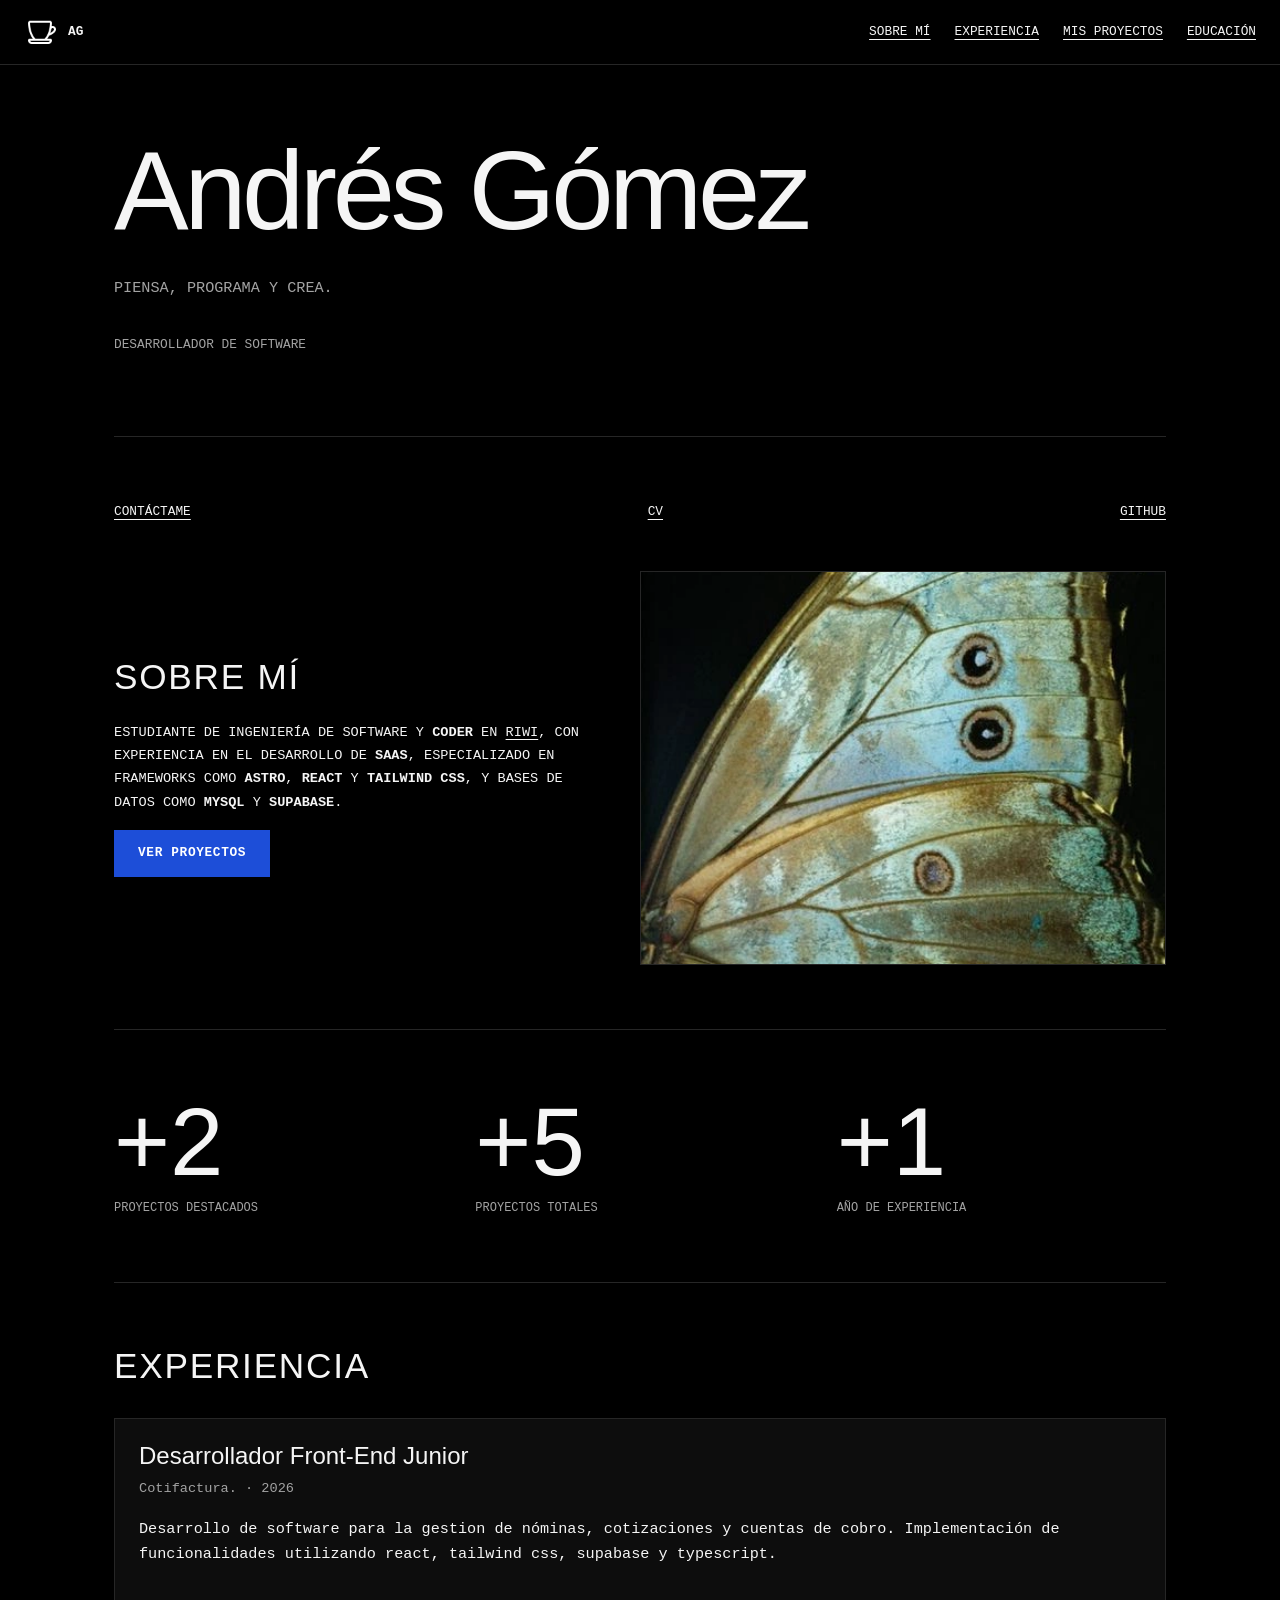
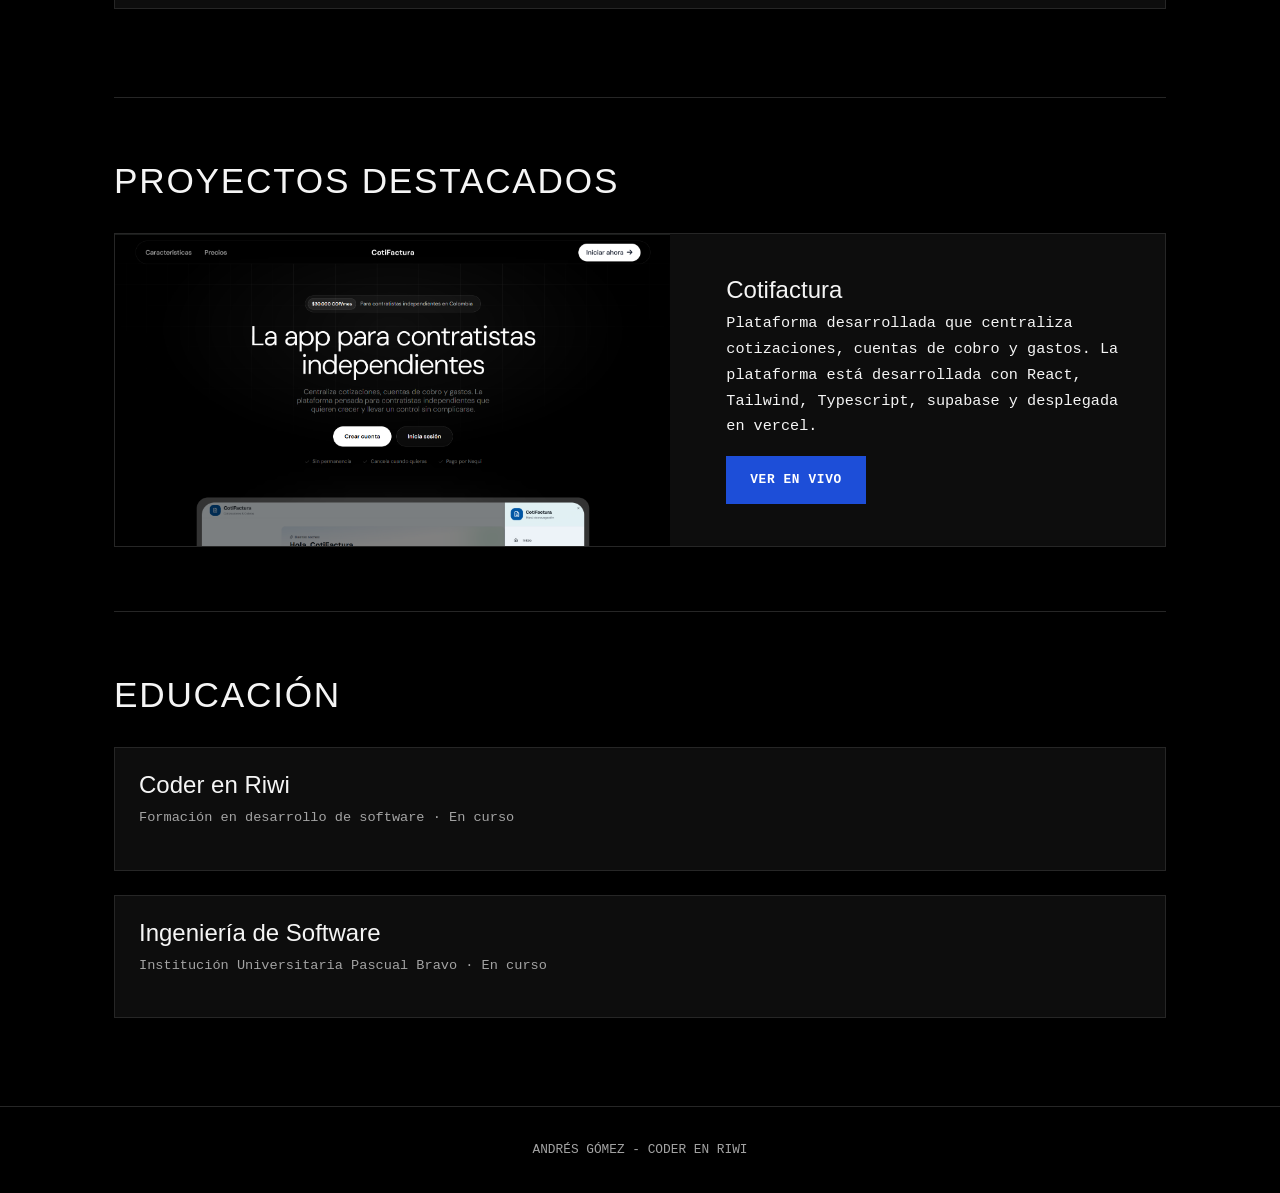
<file: index.html>
<!DOCTYPE html>
<html lang="es">
<head>
    <meta charset="UTF-8">
    <meta name="viewport" content="width=device-width, initial-scale=1.0">
    <title>Andrés Gómez - Mi portafolio</title>
    <meta name="description" content="Portafolio de Andrés Felipe Gómez Jiménez, desarrollador de software.">
    <link rel="stylesheet" href="css/styles.css">
    <link rel="icon" type="image/png" sizes="32x32" href="./img/icono.png">
</head>
<body>
    <header class="site-header">
        <div class="brand">
            <img src="img/icono.png" alt="Icono taza de café" width="32" height="32">
            <a href="index.html">AG</a>
        </div>

        <nav aria-label="Navegación principal">
            <ul>
                <li><a href="#sobre-mi">Sobre mí</a></li>
                <li><a href="#experiencia">Experiencia</a></li>
                <li><a href="./pages/proyectos.html">Mis proyectos</a></li>
                <li><a href="#educacion">Educación</a></li>
            </ul>
        </nav>
    </header>

    <main class="content">
        <section class="hero" id="presentacion">
            <h1>Andrés Gómez</h1>
            <p class="hero-role">Piensa, programa y crea.</p>
            <p class="hero-subrole">Desarrollador de software</p>
        </section>

        <section class="about-me section" id="sobre-mi">
            <div class="links-info">
                <ul>
                    <li><a href="mailto:dev.andrez18@gmail.com">Contáctame</a></li>
                    <li><a href="#">CV</a></li>
                    <li><a href="https://github.com/dress18" target="_blank" rel="noopener">GitHub</a></li>
                </ul>
            </div>

            <div class="info-about-me">
                <div class="about-text">
                    <h2>Sobre mí</h2>
                    <p>
                        Estudiante de Ingeniería de Software y <strong>Coder</strong> en
                        <a href="https://riwi.io" target="_blank" rel="noopener">Riwi</a>,
                        con experiencia en el desarrollo de <strong>SaaS</strong>,
                        especializado en frameworks como <strong>Astro</strong>,
                        <strong>React</strong> y <strong>Tailwind CSS</strong>, y bases de
                        datos como <strong>MySQL</strong> y <strong>Supabase</strong>.
                    </p>
                    <a class="btn" href="#proyectos">Ver proyectos</a>
                </div>
                <img src="img/foto.webp" alt="Foto de Andrés Gómez" width="480" height="480">
            </div>
        </section>

        <section class="my-projects section" aria-label="Datos destacados">
            <div class="num-projects">
                <dl>
                    <div>
                        <dt><span>+2</span></dt>
                        <dd>Proyectos destacados</dd>
                    </div>
                    <div>
                        <dt><span>+5</span></dt>
                        <dd>Proyectos totales</dd>
                    </div>
                    <div>
                        <dt><span>+1</span></dt>
                        <dd>Año de experiencia</dd>
                    </div>
                </dl>
            </div>
        </section>

        <section class="section" id="experiencia">
            <h2>Experiencia</h2>

            <article class="card">
                <header>
                    <h3>Desarrollador Front-End Junior</h3>
                    <p class="meta">Cotifactura. · 2026</p>
                </header>
                <p>
                    Desarrollo de software para la gestion de nóminas, cotizaciones y cuentas de cobro. Implementación de funcionalidades utilizando react, tailwind css, supabase y typescript.
                </p>
            </article>
        </section>

        <section class="section" id="proyectos">
            <h2>Proyectos destacados</h2>

            <div class="projects">
                <article class="card project">
                    <img src="img/cotifactura.png"
                         alt="Captura de pantalla de la página principal de cotifactura"
                         width="800" height="450">
                    <div class="project-body">
                        <h3>Cotifactura</h3>
                        <p>
                            Plataforma desarrollada que centraliza cotizaciones, cuentas de cobro y gastos. La plataforma está desarrollada con React, Tailwind, Typescript, supabase y desplegada en vercel.
                        </p>
                        <a class="btn" href="https://cotifactura.vercel.app"
                           target="_blank" rel="noopener">Ver en vivo</a>
                    </div>
                </article>
            </div>
        </section>

        <section class="section" id="educacion">
            <h2>Educación</h2>

            <article class="card">
                <h3>Coder en Riwi</h3>
                <p class="meta">Formación en desarrollo de software · En curso</p>
            </article>

            <article class="card">
                <h3>Ingeniería de Software</h3>
                <p class="meta">Institución Universitaria Pascual Bravo · En curso</p>
            </article>
        </section>
    </main>

    <footer class="site-footer">
        <p>Andrés Gómez - Coder en Riwi</p>
    </footer>
</body>
</html>
</file>
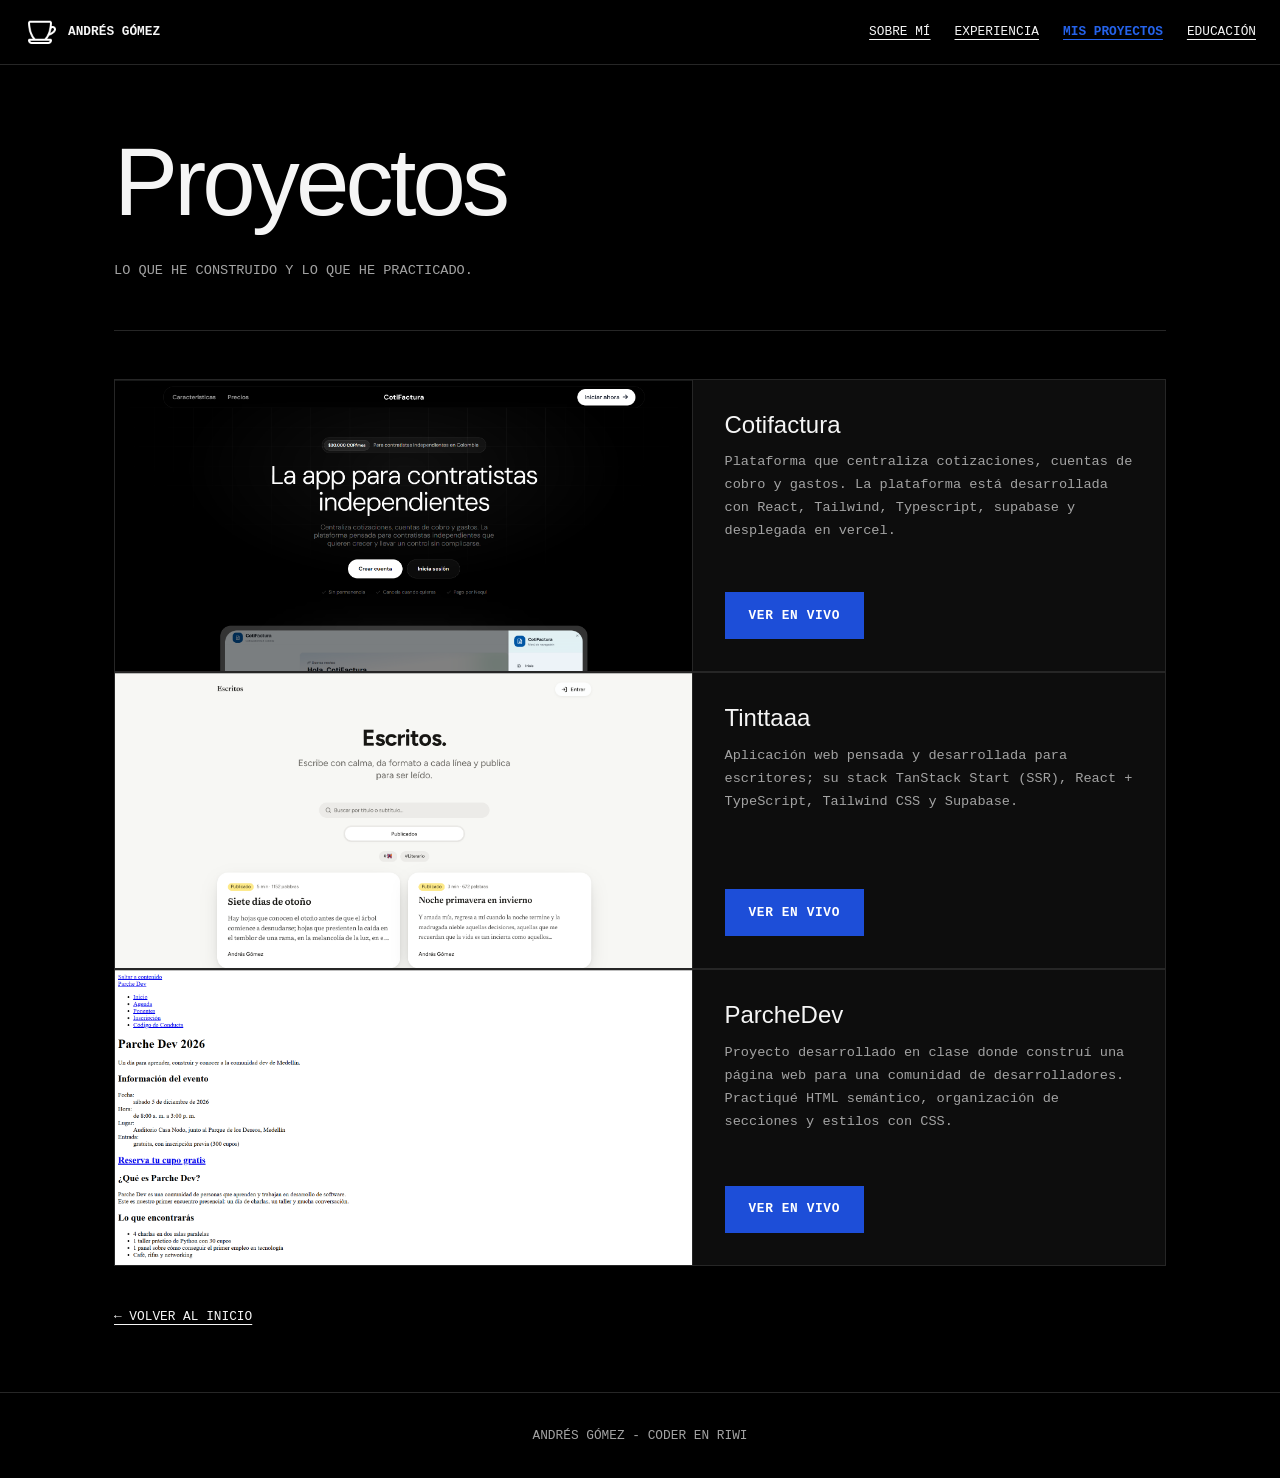
<file: pages/proyectos.html>
<!DOCTYPE html>
<html lang="es">
<head>
    <meta charset="UTF-8">
    <meta name="viewport" content="width=device-width, initial-scale=1.0">
    <meta name="description" content="Proyectos desarrollados por Andrés Felipe Gómez Jiménez.">
    <title>Proyectos - Andrés Gómez</title>
    <link rel="stylesheet" href="../css/proyectos.css">
    <link rel="icon" type="image/png" sizes="32x32" href="../img/icono.png">
</head>
<body>
    <header class="site-header">
        <div class="brand">
            <img src="../img/icono.png" alt="Icono taza de café" width="32" height="32">
            <a href="../index.html">Andrés Gómez</a>
        </div>

        <nav aria-label="Navegación principal">
            <ul>
                <li><a href="../index.html#sobre-mi">Sobre mí</a></li>
                <li><a href="../index.html#experiencia">Experiencia</a></li>
                <li><a href="proyectos.html" aria-current="page">Mis proyectos</a></li>
                <li><a href="../index.html#educacion">Educación</a></li>
            </ul>
        </nav>
    </header>

    <main class="content">
        <section class="page-title">
            <h1>Proyectos</h1>
            <p class="hero-role">Lo que he construido y lo que he practicado.</p>
        </section>

        <section class="section" aria-label="Lista de proyectos">
            <div class="projects">
                <article class="card project">
                    <img src="../img/cotifactura.png"
                         alt="Captura de pantalla de la página principal de cotifactura"
                         width="800" height="450">
                    <div class="project-body">
                        <h3>Cotifactura</h3>
                        <p>
                            Plataforma que centraliza cotizaciones, cuentas de cobro y gastos. La plataforma está desarrollada con React, Tailwind, Typescript, supabase y desplegada en vercel.
                        </p>
                        <a class="btn" href="https://cotifactura.vercel.app"
                           target="_blank" rel="noopener">Ver en vivo</a>
                    </div>
                </article>
            </div>
            <div class="projects">
                <article class="card project">
                    <img src="../img/tinttaaa.png"
                         alt="Captura de pantalla de la página principal de tinttaaa"
                         width="800" height="450">
                    <div class="project-body">
                        <h3>Tinttaaa</h3>
                        <p>
                            Aplicación web pensada y desarrollada para escritores; su stack TanStack Start (SSR), React + TypeScript, Tailwind CSS y Supabase.
                        </p>
                        <a class="btn" href="https://tinttaaa.vercel.app"
                           target="_blank" rel="noopener">Ver en vivo</a>
                    </div>
                </article>
            </div>
            <div class="projects">
                <article class="card project">
                    <img src="../img/parchedev.png"
                         alt="Captura de pantalla de la página principal de ParcheDev"
                         width="800" height="450">
                    <div class="project-body">
                        <h3>ParcheDev</h3>
                        <p>
                            Proyecto desarrollado en clase donde construí una página web
                            para una comunidad de desarrolladores. Practiqué HTML semántico,
                            organización de secciones y estilos con CSS.
                        </p>
                        <a class="btn" href="https://dress18.github.io/parche-dev/"
                           target="_blank" rel="noopener">Ver en vivo</a>
                    </div>
                </article>
            </div>
            <p class="back-link"><a href="../index.html">&larr; Volver al inicio</a></p>
        </section>
    </main>

    <footer class="site-footer">
        <p>Andrés Gómez - Coder en Riwi</p>
    </footer>
</body>
</html>
</file>
<file: css/styles.css>
:root {
    --bg: #000;
    --surface: #0d0d0d;
    --border: #262626;
    --text: #f5f5f5;
    --muted: #a3a3a3;
    --accent: #1d4ed8;
    --accent-hover: #2563eb;
    --mono: ui-monospace, "SFMono-Regular", Menlo, Consolas, "Courier New", monospace;
    --sans: "Helvetica Neue", Helvetica, Arial, sans-serif;
}

*,
*::before,
*::after {
    box-sizing: border-box;
}

html {
    scroll-behavior: smooth;
}

body {
    margin: 0;
    background: var(--bg);
    color: var(--text);
    font-family: var(--mono);
    font-size: 0.95rem;
    line-height: 1.7;
}

img {
    display: block;
    max-width: 100%;
    height: auto;
}

a {
    color: inherit;
}

h1, h2, h3 {
    font-family: var(--sans);
    font-weight: 400;
    line-height: 1.1;
    margin: 0;
}

p {
    margin: 0 0 1rem;
}

.site-header {
    display: flex;
    flex-wrap: wrap;
    align-items: center;
    justify-content: space-between;
    gap: 1rem;
    padding: 1rem 1.5rem;
    border-bottom: 1px solid var(--border);
    text-transform: uppercase;
    font-size: 0.8rem;
}

.brand {
    display: flex;
    align-items: center;
    gap: 0.75rem;
}

.brand a {
    text-decoration: none;
    font-weight: 700;
}

.site-header nav ul {
    display: flex;
    flex-wrap: wrap;
    gap: 1.5rem;
    list-style: none;
    margin: 0;
    padding: 0;
}

.site-header nav a {
    text-decoration: underline;
    text-underline-offset: 4px;
}

.site-header a:hover,
.site-header a:focus-visible {
    color: var(--accent-hover);
}

.content {
    width: 100%;
    max-width: 1100px;
    margin: 0 auto;
    padding: 0 1.5rem;
}

.section {
    padding: 4rem 0;
    border-top: 1px solid var(--border);
    scroll-margin-top: 1rem;
}

.section h2 {
    font-size: clamp(1.5rem, 4vw, 2.2rem);
    text-transform: uppercase;
    letter-spacing: 0.05em;
    margin-bottom: 2rem;
}

.hero {
    padding: 4rem 0 5rem;
}

.hero h1 {
    font-size: clamp(2.6rem, 10vw, 7rem);
    letter-spacing: -0.04em;
    overflow-wrap: break-word;
}

.hero-role {
    margin: 1.5rem 0 2rem;
    text-transform: uppercase;
    color: var(--muted);
}

.btn {
    display: inline-block;
    padding: 0.8rem 1.5rem;
    background: var(--accent);
    color: #fff;
    text-decoration: none;
    text-transform: uppercase;
    font-size: 0.8rem;
    font-weight: 700;
    letter-spacing: 0.05em;
    transition: background 0.2s;
}

.btn:hover,
.btn:focus-visible {
    background: var(--accent-hover);
}

.about-grid {
    display: grid;
    grid-template-columns: 1.2fr 1fr;
    gap: 3rem;
    align-items: start;
}

.about p {
    text-transform: uppercase;
    font-size: 0.85rem;
}

.notice {
    color: var(--muted);
    font-size: 0.8rem;
    border-left: 3px solid var(--accent);
    padding-left: 0.75rem;
}

.about p.notice {
    text-transform: none;
}

.stats {
    list-style: none;
    margin: 0;
    padding: 0;
    display: grid;
    gap: 1.5rem;
}

.stat-number {
    display: block;
    font-family: var(--sans);
    font-size: clamp(3rem, 8vw, 5rem);
    line-height: 1;
}

.stat-label {
    display: block;
    margin-top: 0.5rem;
    color: var(--muted);
    text-transform: uppercase;
    font-size: 0.75rem;
}

.card {
    background: var(--surface);
    border: 1px solid var(--border);
    padding: 1.5rem;
    margin-bottom: 1.5rem;
}

.card h3 {
    font-size: 1.5rem;
    margin-bottom: 0.5rem;
}

.meta {
    color: var(--muted);
    font-size: 0.85rem;
    margin-bottom: 1rem;
}

.projects {
    display: grid;
    gap: 1.5rem;
}

.project {
    display: grid;
    grid-template-columns: 1.2fr 1fr;
    gap: 2rem;
    padding: 0;
    overflow: hidden;
    margin-bottom: 0;
}

.project img {
    width: 100%;
    height: 100%;
    object-fit: cover;
    aspect-ratio: 16 / 9;
}

.project-body {
    padding: 1.5rem;
    display: flex;
    flex-direction: column;
    justify-content: center;
    align-items: flex-start;
}

.hero-subrole {
    margin: 0;
    color: var(--muted);
    text-transform: uppercase;
    font-size: 0.8rem;
}

.links-info ul {
    display: flex;
    flex-wrap: wrap;
    justify-content: space-between;
    gap: 1rem;
    list-style: none;
    margin: 0 0 3rem;
    padding: 0;
    text-transform: uppercase;
    font-size: 0.8rem;
}

.links-info a {
    text-decoration: underline;
    text-underline-offset: 4px;
}

.links-info a:hover,
.links-info a:focus-visible {
    color: var(--accent-hover);
}

.info-about-me {
    display: grid;
    grid-template-columns: 1fr 1.1fr;
    gap: 3rem;
    align-items: center;
}

.info-about-me img {
    width: 100%;
    aspect-ratio: 4 / 3;
    object-fit: cover;
    border: 1px solid var(--border);
}

.about-text h2 {
    margin-bottom: 1.5rem;
}

.about-text p {
    text-transform: uppercase;
    font-size: 0.85rem;
}

.about-text p.notice {
    text-transform: none;
}

.about-text a:not(.btn) {
    text-decoration: underline;
    text-underline-offset: 3px;
}

.num-projects dl {
    display: grid;
    grid-template-columns: repeat(3, 1fr);
    gap: 2rem;
    margin: 0;
}

.num-projects dt {
    font-family: var(--sans);
    font-size: clamp(3rem, 9vw, 6rem);
    line-height: 1;
}

.num-projects dd {
    margin: 0.5rem 0 0;
    color: var(--muted);
    text-transform: uppercase;
    font-size: 0.75rem;
}

.site-footer {
    padding: 2rem 1.5rem;
    border-top: 1px solid var(--border);
    text-align: center;
    color: var(--muted);
    text-transform: uppercase;
    font-size: 0.8rem;
}

.site-footer p {
    margin: 0;
}

@media (max-width: 768px) {
    .about-grid,
    .info-about-me,
    .project {
        grid-template-columns: 1fr;
    }

    .num-projects dl {
        grid-template-columns: 1fr;
    }

    .project {
        gap: 0;
    }

    .section {
        padding: 3rem 0;
    }

    .site-header {
        flex-direction: column;
        align-items: flex-start;
    }
}
</file>
<file: css/proyectos.css>
:root {
    --bg: #000;
    --surface: #0d0d0d;
    --border: #262626;
    --text: #f5f5f5;
    --muted: #a3a3a3;
    --accent: #1d4ed8;
    --accent-hover: #2563eb;
    --mono: ui-monospace, "SFMono-Regular", Menlo, Consolas, "Courier New", monospace;
    --sans: "Helvetica Neue", Helvetica, Arial, sans-serif;
}

*,
*::before,
*::after {
    box-sizing: border-box;
}

html {
    scroll-behavior: smooth;
}

body {
    margin: 0;
    background: var(--bg);
    color: var(--text);
    font-family: var(--mono);
    font-size: 0.95rem;
    line-height: 1.7;
}

img {
    display: block;
    max-width: 100%;
    height: auto;
}

a {
    color: inherit;
}

h1,
h2,
h3 {
    font-family: var(--sans);
    font-weight: 400;
    line-height: 1.1;
    margin: 0;
}

p {
    margin: 0 0 1rem;
}

.site-header {
    display: flex;
    flex-wrap: wrap;
    align-items: center;
    justify-content: space-between;
    gap: 1rem;
    padding: 1rem 1.5rem;
    border-bottom: 1px solid var(--border);
    text-transform: uppercase;
    font-size: 0.8rem;
}

.brand {
    display: flex;
    align-items: center;
    gap: 0.75rem;
}

.brand a {
    text-decoration: none;
    font-weight: 700;
}

.site-header nav ul {
    display: flex;
    flex-wrap: wrap;
    gap: 1.5rem;
    list-style: none;
    margin: 0;
    padding: 0;
}

.site-header nav a {
    text-decoration: underline;
    text-underline-offset: 4px;
}

.site-header nav a[aria-current="page"] {
    color: var(--accent-hover);
    font-weight: 700;
}

.site-header a:hover,
.site-header a:focus-visible {
    color: var(--accent-hover);
}

.content {
    width: 100%;
    max-width: 1100px;
    margin: 0 auto;
    padding: 0 1.5rem;
}

.page-title {
    padding: 4rem 0 3rem;
}

.page-title h1 {
    font-size: clamp(2.6rem, 10vw, 6rem);
    letter-spacing: -0.04em;
    overflow-wrap: break-word;
}

.hero-role {
    margin: 1.5rem 0 0;
    color: var(--muted);
    text-transform: uppercase;
    font-size: 0.85rem;
}

.section {
    padding: 3rem 0 4rem;
    border-top: 1px solid var(--border);
}

.projects {
    display: grid;
    grid-template-columns: 1fr;
    gap: 2rem;
    align-items: start;
}

@media (min-width: 769px) {
    .projects {
        grid-template-columns: repeat(2, 1fr);
    }

    .projects .card:first-child {
        grid-column: 1 / -1;
        flex-direction: row;
    }

    .projects .card:first-child img {
        width: 55%;
        height: 100%;
        aspect-ratio: auto;
        border-bottom: 0;
        border-right: 1px solid var(--border);
    }

    .projects .card:first-child .project-body {
        justify-content: center;
        padding: 2rem;
    }

    /* Resto: dos columnas escalonadas */
    .projects .card:nth-child(odd):not(:first-child) {
        margin-top: 3rem;
    }
}

.card {
    display: flex;
    flex-direction: column;
    background: var(--surface);
    border: 1px solid var(--border);
    overflow: hidden;
    transition: border-color 0.2s, transform 0.2s;
}

.card:hover {
    border-color: var(--accent);
    transform: translateY(-4px);
}

.card img {
    width: 100%;
    aspect-ratio: 16 / 9;
    object-fit: cover;
    border-bottom: 1px solid var(--border);
}

.project-body {
    display: flex;
    flex-direction: column;
    align-items: flex-start;
    flex: 1;
    padding: 1.5rem;
}

.project-body h3 {
    font-size: 1.5rem;
    margin-bottom: 0.75rem;
}

.project-body p {
    color: var(--muted);
    font-size: 0.85rem;
}

.btn {
    display: inline-block;
    margin-top: auto;
    padding: 0.8rem 1.5rem;
    background: var(--accent);
    color: #fff;
    text-decoration: none;
    text-transform: uppercase;
    font-size: 0.8rem;
    font-weight: 700;
    letter-spacing: 0.05em;
    transition: background 0.2s;
}

.btn:hover,
.btn:focus-visible {
    background: var(--accent-hover);
}

.back-link {
    margin: 2.5rem 0 0;
    text-transform: uppercase;
    font-size: 0.8rem;
}

.back-link a {
    text-decoration: underline;
    text-underline-offset: 4px;
}

.back-link a:hover,
.back-link a:focus-visible {
    color: var(--accent-hover);
}

.site-footer {
    padding: 2rem 1.5rem;
    border-top: 1px solid var(--border);
    text-align: center;
    color: var(--muted);
    text-transform: uppercase;
    font-size: 0.8rem;
}

.site-footer p {
    margin: 0;
}

@media (max-width: 768px) {
    .site-header {
        flex-direction: column;
        align-items: flex-start;
    }

    .page-title {
        padding: 3rem 0 2rem;
    }

    .section {
        padding: 2rem 0 3rem;
    }
}

@media (prefers-reduced-motion: reduce) {
    html {
        scroll-behavior: auto;
    }

    .card,
    .btn {
        transition: none;
    }

    .card:hover {
        transform: none;
    }
}
</file>
